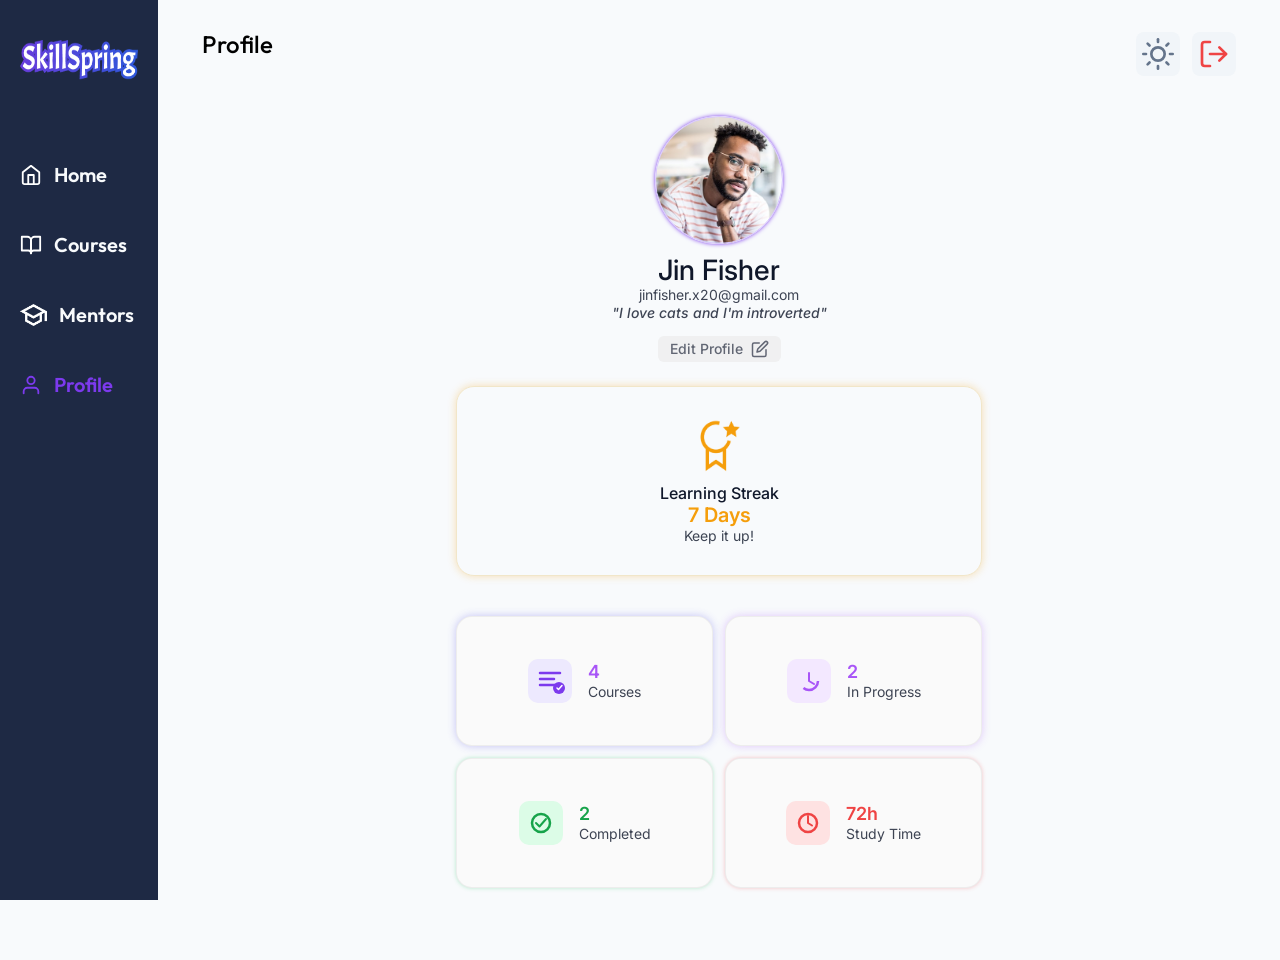
<file: Skill Spring/index.html>
<!DOCTYPE html>
<html lang="en">
<head>
  <meta charset="utf-8" />
  <meta name="viewport" content="width=device-width, initial-scale=1" />
  <title>SkillSpring - Profile</title>
  <link rel="preconnect" href="https://fonts.googleapis.com" />
  <link rel="preconnect" href="https://fonts.gstatic.com" crossorigin />
  <link href="https://fonts.googleapis.com/css2?family=Acme&family=Inter:ital,wght@0,400;0,500;0,600;1,400&family=Outfit:wght@500;600&display=swap" rel="stylesheet" />
  <link rel="stylesheet" href="index.css" />
 
</head>
<body>
  <div class="layout">

    <!-- Sidebar -->
    <aside class="sidebar">
      <div class="sidebar-inner">
        <div class="logo"><img src="SkillSpring.png" alt="SkillSpring logo" /></div>
        <nav aria-label="Sidebar navigation">
          <ul>
            <li>
              <button class="nav-btn" type="button">
                <svg width="22" height="22" viewBox="0 0 24 24" fill="none" stroke="#ffffff" stroke-width="2" stroke-linecap="round" stroke-linejoin="round">
                  <path d="M3 9l9-7 9 7v11a2 2 0 0 1-2 2H5a2 2 0 0 1-2-2z"/>
                  <polyline points="9 22 9 12 15 12 15 22"/>
                </svg>
                <span class="nav-label">Home</span>
              </button>
            </li>
            <li>
              <button class="nav-btn" type="button">
                <svg width="22" height="22" viewBox="0 0 24 24" fill="none" stroke="#ffffff" stroke-width="2" stroke-linecap="round" stroke-linejoin="round">
                  <path d="M2 3h6a4 4 0 0 1 4 4v14a3 3 0 0 0-3-3H2z"/>
                  <path d="M22 3h-6a4 4 0 0 0-4 4v14a3 3 0 0 1 3-3h7z"/>
                </svg>
                <span class="nav-label">Courses</span>
              </button>
            </li>
            <li>
              <button class="nav-btn" type="button">
               <img src="Vector.png" alt="Mentors icon" width="27" height="22" aria-hidden="true" />
                <span class="nav-label">Mentors</span>
              </button>
            </li>
            <li>
              <button class="nav-btn" type="button" aria-current="page">
                <svg width="22" height="22" viewBox="0 0 24 24" fill="none" stroke="#7c3aed" stroke-width="2" stroke-linecap="round" stroke-linejoin="round">
                  <path d="M20 21v-2a4 4 0 0 0-4-4H8a4 4 0 0 0-4 4v2"/>
                  <circle cx="12" cy="7" r="4"/>
                </svg>
                <span class="nav-label active">Profile</span>
              </button>
            </li>
          </ul>
        </nav>
      </div>
    </aside>

    <!-- Main content -->
    <main>
      <!-- Page header -->
      <header class="page-header">
        <h1 class="page-title">Profile</h1>
        <div class="header-icons">
          <button class="header-icon-btn" type="button" aria-label="Toggle theme">
            <svg width="32" height="32" viewBox="0 0 24 24" fill="none" stroke="#64748b" stroke-width="2" stroke-linecap="round" stroke-linejoin="round">
              <circle cx="12" cy="12" r="5"/>
              <line x1="12" y1="1" x2="12" y2="3"/>
              <line x1="12" y1="21" x2="12" y2="23"/>
              <line x1="4.22" y1="4.22" x2="5.64" y2="5.64"/>
              <line x1="18.36" y1="18.36" x2="19.78" y2="19.78"/>
              <line x1="1" y1="12" x2="3" y2="12"/>
              <line x1="21" y1="12" x2="23" y2="12"/>
              <line x1="4.22" y1="19.78" x2="5.64" y2="18.36"/>
              <line x1="18.36" y1="5.64" x2="19.78" y2="4.22"/>
            </svg>
          </button>
          <button class="header-icon-btn" type="button" aria-label="Logout">
            <svg width="32" height="32" viewBox="0 0 24 24" fill="none" stroke="#ef4444" stroke-width="2" stroke-linecap="round" stroke-linejoin="round">
              <path d="M9 21H5a2 2 0 0 1-2-2V5a2 2 0 0 1 2-2h4"/>
              <polyline points="16 17 21 12 16 7"/>
              <line x1="21" y1="12" x2="9" y2="12"/>
            </svg>
          </button>
        </div>
      </header>

      <!-- Profile section -->
      <section class="profile-section">
        <div class="profile-center">
          <div class="avatar" role="img" aria-label="Profile photo of Jin Fisher"></div>
          <div class="profile-info">
            <h2 class="profile-name">Jin Fisher</h2>
            <p class="profile-email">jinfisher.x20@gmail.com</p>
            <p class="profile-bio">"I love cats and I'm introverted"</p>
          </div>
        </div>

        <button class="edit-btn" type="button">
          <span>Edit Profile</span>
          <svg width="18" height="18" viewBox="0 0 24 24" fill="none" stroke="rgba(15,23,42,0.8)" stroke-width="2" stroke-linecap="round" stroke-linejoin="round">
            <path d="M11 4H4a2 2 0 0 0-2 2v14a2 2 0 0 0 2 2h14a2 2 0 0 0 2-2v-7"/>
            <path d="M18.5 2.5a2.121 2.121 0 0 1 3 3L12 15l-4 1 1-4 9.5-9.5z"/>
          </svg>
        </button>

        <!-- Streak card -->
        <div class="streak-card">
          <div class="streak-card-body">
            <img src="Screenshot 2026-05-16 172403.png" alt="Fire icon representing learning streak" width="42" height="54" aria-hidden="true" />
      
            <div class="streak-info">
              <p class="streak-label">Learning Streak</p>
              <p class="streak-value">7 Days</p>
              <p class="streak-sub">Keep it up!</p>
            </div>
          </div>
        </div>

        <!-- Stats -->
        <section class="stats-grid" aria-label="Profile statistics">

          <div class="stat-card stat-card--courses">
            <div class="stat-card-body">
              <div class="stat-inner">
                <svg class="stat-icon" viewBox="0 0 44 44" fill="none" xmlns="http://www.w3.org/2000/svg">
                  <rect width="44" height="44" rx="10" fill="#ede9fe"/>
                  <path d="M12 14h20M12 20h14M12 26h16" stroke="#7c3aed" stroke-width="2.5" stroke-linecap="round"/>
                  <circle cx="31" cy="29" r="6" fill="#7c3aed"/>
                  <path d="M29 29l1.5 1.5L34 26.5" stroke="white" stroke-width="1.5" stroke-linecap="round" stroke-linejoin="round"/>
                </svg>
                <div class="stat-text">
                  <span class="stat-value stat-value--courses">4</span>
                  <span class="stat-label">Courses</span>
                </div>
              </div>
            </div>
          </div>

          <div class="stat-card stat-card--progress">
            <div class="stat-card-body">
              <div class="stat-inner">
                <svg class="stat-icon" viewBox="0 0 44 44" fill="none" xmlns="http://www.w3.org/2000/svg">
                  <rect width="44" height="44" rx="10" fill="#f3e8ff"/>
                  <circle cx="22" cy="22" r="9" stroke="#a855f7" stroke-width="2.5" fill="none" stroke-dasharray="20 37"/>
                  <path d="M22 14v8l5 3" stroke="#a855f7" stroke-width="2" stroke-linecap="round" stroke-linejoin="round"/>
                </svg>
                <div class="stat-text">
                  <span class="stat-value stat-value--progress">2</span>
                  <span class="stat-label">In Progress</span>
                </div>
              </div>
            </div>
          </div>

          <div class="stat-card stat-card--done">
            <div class="stat-card-body">
              <div class="stat-inner">
                <svg class="stat-icon" viewBox="0 0 44 44" fill="none" xmlns="http://www.w3.org/2000/svg">
                  <rect width="44" height="44" rx="10" fill="#dcfce7"/>
                  <circle cx="22" cy="22" r="9" stroke="#16a34a" stroke-width="2.5" fill="none"/>
                  <path d="M17 22l3.5 3.5L27 18" stroke="#16a34a" stroke-width="2" stroke-linecap="round" stroke-linejoin="round"/>
                </svg>
                <div class="stat-text">
                  <span class="stat-value stat-value--done">2</span>
                  <span class="stat-label">Completed</span>
                </div>
              </div>
            </div>
          </div>

          <div class="stat-card stat-card--time">
            <div class="stat-card-body">
              <div class="stat-inner">
                <svg class="stat-icon" viewBox="0 0 44 44" fill="none" xmlns="http://www.w3.org/2000/svg">
                  <rect width="44" height="44" rx="10" fill="#fee2e2"/>
                  <circle cx="22" cy="22" r="9" stroke="#ef4444" stroke-width="2.5" fill="none"/>
                  <path d="M22 15v7l4 2.5" stroke="#ef4444" stroke-width="2" stroke-linecap="round" stroke-linejoin="round"/>
                </svg>
                <div class="stat-text">
                  <span class="stat-value stat-value--time">72h</span>
                  <span class="stat-label">Study Time</span>
                </div>
              </div>
            </div>
          </div>

        </section>
      </section>
    </main>

  </div>
</body>
</html>
</file>
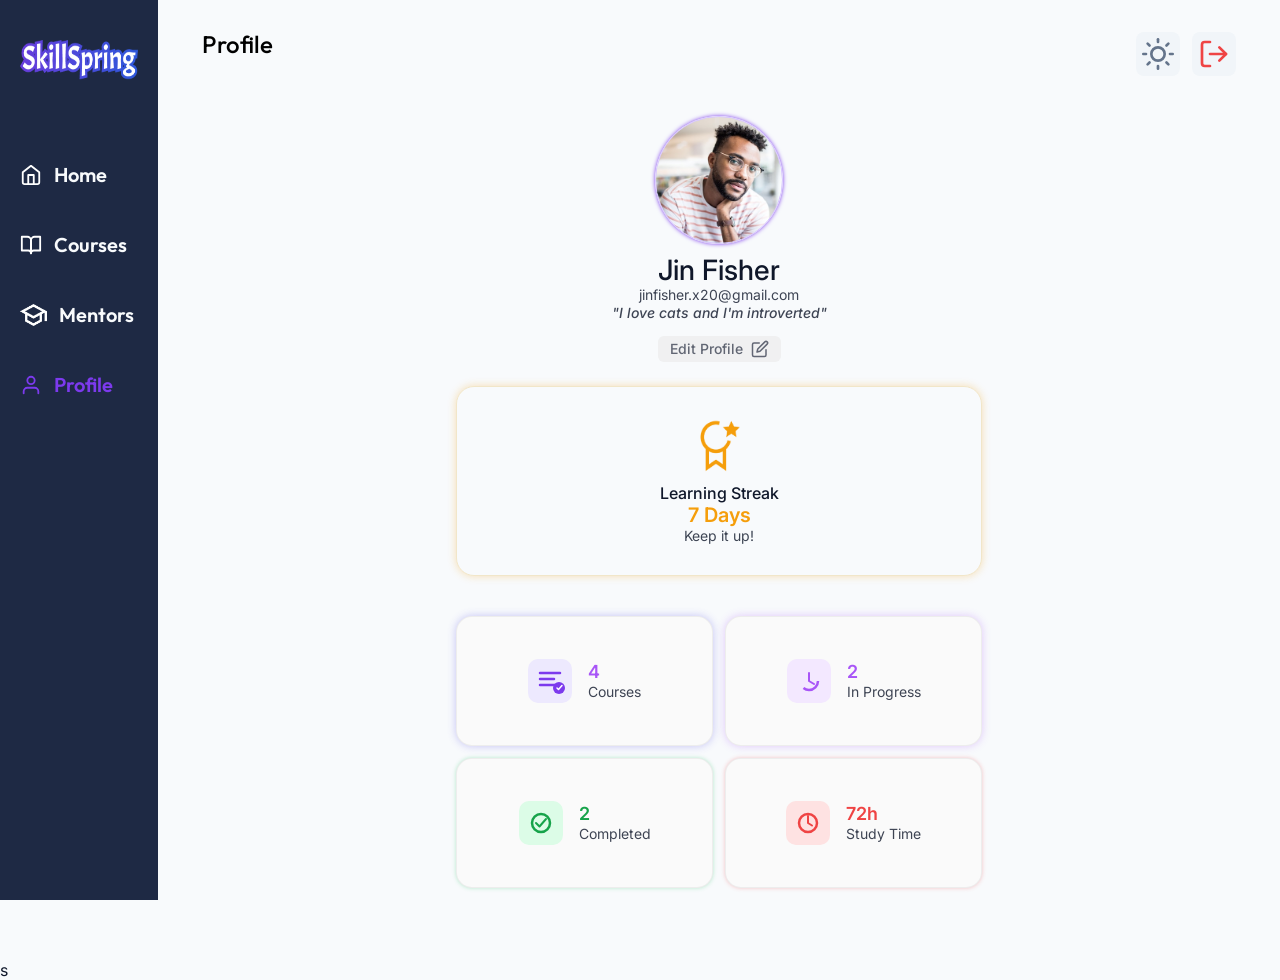
<file: Skill_Spring_tmf/profile.html>
<!DOCTYPE html>
<html lang="en">
<head>
  <meta charset="utf-8" />
  <meta name="viewport" content="width=device-width, initial-scale=1" />
  <title>SkillSpring - Profile</title>
  <link rel="preconnect" href="https://fonts.googleapis.com" />
  <link rel="preconnect" href="https://fonts.gstatic.com" crossorigin />
  <link href="https://fonts.googleapis.com/css2?family=Acme&family=Inter:ital,wght@0,400;0,500;0,600;1,400&family=Outfit:wght@500;600&display=swap" rel="stylesheet" />
  <link rel="stylesheet" href="profile.css" />
 
</head>
<body>
  <div class="layout">

    <!-- Sidebar -->
    <aside class="sidebar">
      <div class="sidebar-inner">
        <div class="logo"><img src="SkillSpring.png" alt="SkillSpring logo" /></div>
        <nav aria-label="Sidebar navigation">
          <ul>
            <li>
              <button class="nav-btn" type="button">
                <svg width="22" height="22" viewBox="0 0 24 24" fill="none" stroke="#ffffff" stroke-width="2" stroke-linecap="round" stroke-linejoin="round">
                  <path d="M3 9l9-7 9 7v11a2 2 0 0 1-2 2H5a2 2 0 0 1-2-2z"/>
                  <polyline points="9 22 9 12 15 12 15 22"/>
                </svg>
                <span class="nav-label">Home</span>
              </button>
            </li>
            <li>
              <button onclick="location.href='discover.html'" class="nav-btn" type="button">
                <svg width="22" height="22" viewBox="0 0 24 24" fill="none" stroke="#ffffff" stroke-width="2" stroke-linecap="round" stroke-linejoin="round">
                  <path d="M2 3h6a4 4 0 0 1 4 4v14a3 3 0 0 0-3-3H2z"/>
                  <path d="M22 3h-6a4 4 0 0 0-4 4v14a3 3 0 0 1 3-3h7z"/>
                </svg>
                <span class="nav-label">Courses</span>
              </button>
            </li>
            <li>
              <button onclick="location.href='view-mentor.html'" class="nav-btn" type="button">
               <img src="Vector.png" alt="Mentors icon" width="27" height="22" aria-hidden="true" />
                <span class="nav-label">Mentors</span>
              </button>
            </li>
            <li>
              <button class="nav-btn" type="button" aria-current="page">
                <svg width="22" height="22" viewBox="0 0 24 24" fill="none" stroke="#7c3aed" stroke-width="2" stroke-linecap="round" stroke-linejoin="round">
                  <path d="M20 21v-2a4 4 0 0 0-4-4H8a4 4 0 0 0-4 4v2"/>
                  <circle cx="12" cy="7" r="4"/>
                </svg>
                <span class="nav-label active">Profile</span>
              </button>
            </li>
          </ul>
        </nav>
      </div>
    </aside>

    <!-- Main content -->
    <main>
      <!-- Page header -->
      <header class="page-header">
        <h1 class="page-title">Profile</h1>
        <div class="header-icons">
          <button class="header-icon-btn" type="button" aria-label="Toggle theme">
            <svg width="32" height="32" viewBox="0 0 24 24" fill="none" stroke="#64748b" stroke-width="2" stroke-linecap="round" stroke-linejoin="round">
              <circle cx="12" cy="12" r="5"/>
              <line x1="12" y1="1" x2="12" y2="3"/>
              <line x1="12" y1="21" x2="12" y2="23"/>
              <line x1="4.22" y1="4.22" x2="5.64" y2="5.64"/>
              <line x1="18.36" y1="18.36" x2="19.78" y2="19.78"/>
              <line x1="1" y1="12" x2="3" y2="12"/>
              <line x1="21" y1="12" x2="23" y2="12"/>
              <line x1="4.22" y1="19.78" x2="5.64" y2="18.36"/>
              <line x1="18.36" y1="5.64" x2="19.78" y2="4.22"/>
            </svg>
          </button>
          <button class="header-icon-btn" type="button" aria-label="Logout">
            <svg width="32" height="32" viewBox="0 0 24 24" fill="none" stroke="#ef4444" stroke-width="2" stroke-linecap="round" stroke-linejoin="round">
              <path d="M9 21H5a2 2 0 0 1-2-2V5a2 2 0 0 1 2-2h4"/>
              <polyline points="16 17 21 12 16 7"/>
              <line x1="21" y1="12" x2="9" y2="12"/>
            </svg>
          </button>
        </div>
      </header>

      <!-- Profile section -->
      <section class="profile-section">
        <div class="profile-center">
          <div class="avatar" role="img" aria-label="Profile photo of Jin Fisher"></div>
          <div class="profile-info">
            <h2 class="profile-name">Jin Fisher</h2>
            <p class="profile-email">jinfisher.x20@gmail.com</p>
            <p class="profile-bio">"I love cats and I'm introverted"</p>
          </div>
        </div>

        <button class="edit-btn" type="button">
          <span>Edit Profile</span>
          <svg width="18" height="18" viewBox="0 0 24 24" fill="none" stroke="rgba(15,23,42,0.8)" stroke-width="2" stroke-linecap="round" stroke-linejoin="round">
            <path d="M11 4H4a2 2 0 0 0-2 2v14a2 2 0 0 0 2 2h14a2 2 0 0 0 2-2v-7"/>
            <path d="M18.5 2.5a2.121 2.121 0 0 1 3 3L12 15l-4 1 1-4 9.5-9.5z"/>
          </svg>
        </button>

        <!-- Streak card -->
        <div class="streak-card">
          <div class="streak-card-body">
            <img src="Screenshot 2026-05-16 172403.png" alt="Fire icon representing learning streak" width="42" height="54" aria-hidden="true" />
      
            <div class="streak-info">
              <p class="streak-label">Learning Streak</p>
              <p class="streak-value">7 Days</p>
              <p class="streak-sub">Keep it up!</p>
            </div>
          </div>
        </div>

        <!-- Stats -->
        <section class="stats-grid" aria-label="Profile statistics">

          <div class="stat-card stat-card--courses">
            <div class="stat-card-body">
              <div class="stat-inner">
                <svg class="stat-icon" viewBox="0 0 44 44" fill="none" xmlns="http://www.w3.org/2000/svg">
                  <rect width="44" height="44" rx="10" fill="#ede9fe"/>
                  <path d="M12 14h20M12 20h14M12 26h16" stroke="#7c3aed" stroke-width="2.5" stroke-linecap="round"/>
                  <circle cx="31" cy="29" r="6" fill="#7c3aed"/>
                  <path d="M29 29l1.5 1.5L34 26.5" stroke="white" stroke-width="1.5" stroke-linecap="round" stroke-linejoin="round"/>
                </svg>
                <div class="stat-text">
                  <span class="stat-value stat-value--courses">4</span>
                  <span class="stat-label">Courses</span>
                </div>
              </div>
            </div>
          </div>

          <div class="stat-card stat-card--progress">
            <div class="stat-card-body">
              <div class="stat-inner">
                <svg class="stat-icon" viewBox="0 0 44 44" fill="none" xmlns="http://www.w3.org/2000/svg">
                  <rect width="44" height="44" rx="10" fill="#f3e8ff"/>
                  <circle cx="22" cy="22" r="9" stroke="#a855f7" stroke-width="2.5" fill="none" stroke-dasharray="20 37"/>
                  <path d="M22 14v8l5 3" stroke="#a855f7" stroke-width="2" stroke-linecap="round" stroke-linejoin="round"/>
                </svg>
                <div class="stat-text">
                  <span class="stat-value stat-value--progress">2</span>
                  <span class="stat-label">In Progress</span>
                </div>
              </div>
            </div>
          </div>

          <div class="stat-card stat-card--done">
            <div class="stat-card-body">
              <div class="stat-inner">
                <svg class="stat-icon" viewBox="0 0 44 44" fill="none" xmlns="http://www.w3.org/2000/svg">
                  <rect width="44" height="44" rx="10" fill="#dcfce7"/>
                  <circle cx="22" cy="22" r="9" stroke="#16a34a" stroke-width="2.5" fill="none"/>
                  <path d="M17 22l3.5 3.5L27 18" stroke="#16a34a" stroke-width="2" stroke-linecap="round" stroke-linejoin="round"/>
                </svg>
                <div class="stat-text">
                  <span class="stat-value stat-value--done">2</span>
                  <span class="stat-label">Completed</span>
                </div>
              </div>
            </div>
          </div>

          <div class="stat-card stat-card--time">
            <div class="stat-card-body">
              <div class="stat-inner">
                <svg class="stat-icon" viewBox="0 0 44 44" fill="none" xmlns="http://www.w3.org/2000/svg">
                  <rect width="44" height="44" rx="10" fill="#fee2e2"/>
                  <circle cx="22" cy="22" r="9" stroke="#ef4444" stroke-width="2.5" fill="none"/>
                  <path d="M22 15v7l4 2.5" stroke="#ef4444" stroke-width="2" stroke-linecap="round" stroke-linejoin="round"/>
                </svg>
                <div class="stat-text">
                  <span class="stat-value stat-value--time">72h</span>
                  <span class="stat-label">Study Time</span>
                </div>
              </div>
            </div>
          </div>

        </section>
      </section>
    </main>

  </div>
</body>
</html>
s
</file>
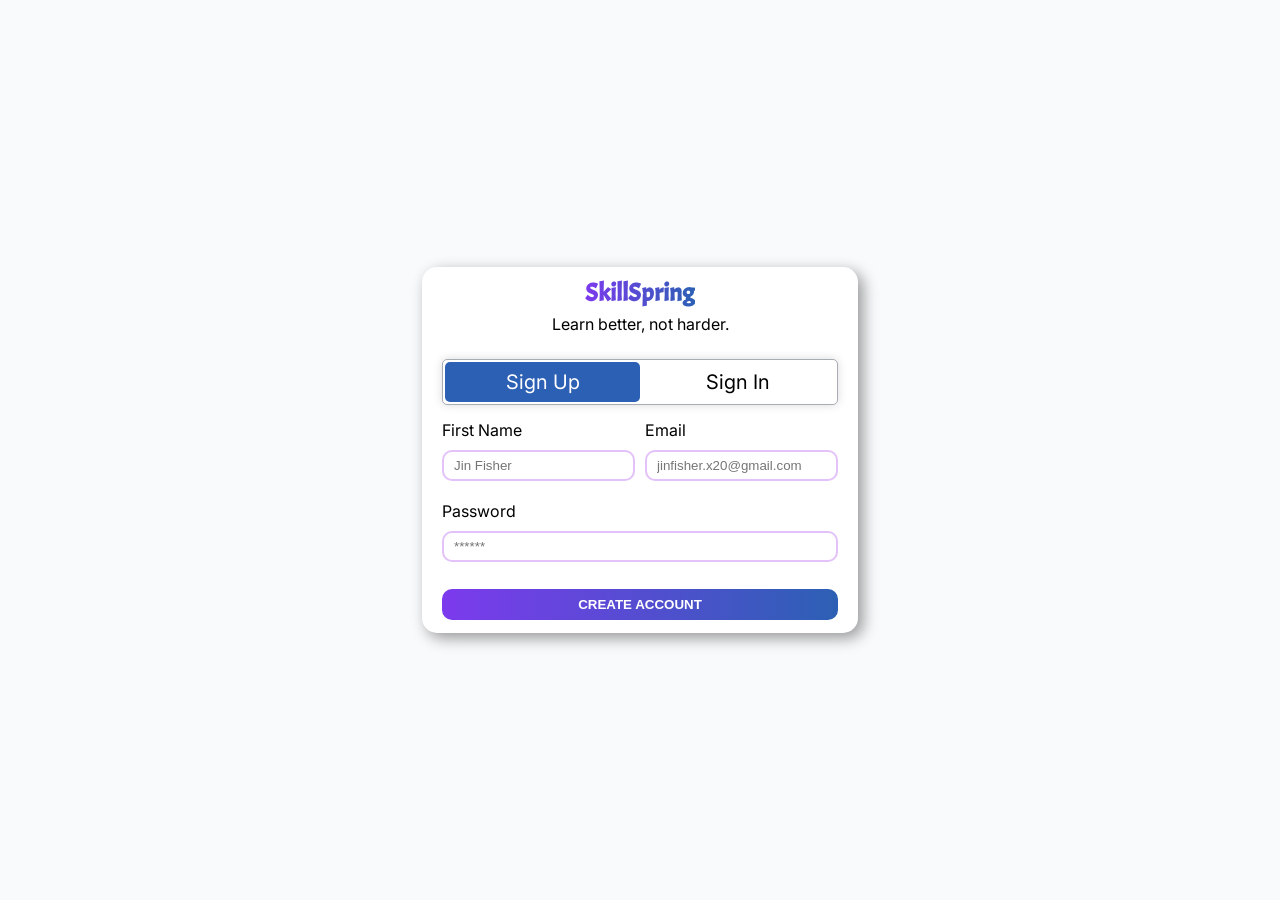
<file: Skill_Spring_tmf/signin-signup.html>
<!DOCTYPE html>
<html lang="en">
<head>
  <meta charset="UTF-8">
  <meta name="viewport" content="width=device-width, initial-scale=1.0">
  <link rel="stylesheet" href="https://fonts.googleapis.com/icon?family=Material+Icons">
  <link href="https://fonts.googleapis.com/css2?family=Outfit:wght@300;400;500;600;700&display=swap" rel="stylesheet">
  <link href="https://fonts.googleapis.com/css2?family=Inter:wght@300;400;500;600;700&display=swap" rel="stylesheet">
  <link href="https://fonts.googleapis.com/css2?family=Acme:wght@300;400;500;600;700&display=swap" rel="stylesheet">
  <link rel="stylesheet" href="signin-signup.css">
  <title>Sign Up / Sign In</title>
</head>
<body>
  <div class="sign-con">
    <div class="sign-up-in-header">
      <h1 class="con-header">SkillSpring</h1>
      <p class="con-text">Learn better, not harder.</p>
    </div>

    <div class="sign-up-toggle-con">
      <div class="sign-up-toggle active" id="sign-up-toggle">Sign Up</div>
      <div class="sign-in-toggle" id="sign-in-toggle">Sign In</div>
    </div>

    <div class="sign-up-in-content">
      
      <!-- Sign Up Form -->
      <form id="sign-up" class="active">
        <div class="nae-form-data-con">
          <div class="form-data-alt">
            <div class="data">
              <label for="signup-firstname">First Name</label>
              <input type="text" id="signup-firstname" class="input" placeholder="Jin Fisher">
              <span class="errors" id="signup-name-error"></span>
            </div>
            <div class="data">
              <label for="signup-email">Email</label>
              <input type="email" id="signup-email" class="input" placeholder="jinfisher.x20@gmail.com">
              <span class="errors" id="signup-email-error"></span>
            </div>
          </div>
        </div>

        <div class="form-data">
          <label for="signup-password">Password</label>
          <input type="password" id="signup-password" class="input" placeholder="******">
          <span class="errors" id="signup-password-error"></span>
        </div>

        <div class="form-data">
          <button type="button" class="submit-btn" id="submitSignup">CREATE ACCOUNT</button>
        </div>
      </form>

      <!-- Sign In Form -->
      <form id="sign-in" class="sign-in-form">
        <div class="form-data">
          <label for="signin-email">Email</label>
          <input type="email" id="signin-email" class="input" placeholder="jinfisher.x20@gmail.com">
          <span class="errors" id="signin-email-error"></span>
        </div>

        <div class="form-data">
          <label for="signin-password">Password</label>
          <input type="password" id="signin-password" class="input" placeholder="******">
          <span class="errors" id="signin-password-error"></span>
        </div>

        <div class="form-data">
          <button onclick="location.href='profile.html'" type="button" class="submit-btn" id="submitSignin">SIGN IN</button>
        </div>
      </form>

    </div>
  </div>

  <script src="signin-signup.js"></script>
</body>
</html>
</file>
<file: Skill Spring/index.css>
*{
      box-sizing: border-box;
      margin: 0;
      padding: 0;
    }

    :root {
      --accent-2: rgba(22, 163, 74, 1);
      --functional-color-1: rgba(239, 68, 68, 1);
      --functional-color-2: rgba(245, 158, 11, 1);
      --light-bg: rgba(248, 250, 252, 1);
      --primary-2: rgba(168, 85, 247, 1);
      --primary-color: rgba(124, 58, 237, 1);
      --secondary-accent: rgba(168, 85, 247, 1);
      --dark-text: rgba(15, 23, 42, 1);
      --dark: rgba(15, 23, 42, 1);
      --nav-bg: #1e2944;
      --sidebar-width: 158px;
    }

    body {
      min-height: 100vh;
      background-color: var(--light-bg);
      font-family: 'Inter', Helvetica, sans-serif;
      color: var(--dark-text);
    }

    /* ── Layout ── */
    .layout {
      display: flex;
      min-height: 100vh;
    }

    /* ── Sidebar ── */
    .sidebar {
      position: sticky;
      top: 0;
      height: 100vh;
      width: var(--sidebar-width);
      flex-shrink: 0;
      background-color: var(--nav-bg);
      display: flex;
      flex-direction: column;
      align-items: center;
      padding: 40px 20px;
    }

    .sidebar-inner {
      display: flex;
      flex-direction: column;
      width: 100%;
      height: 100%;
    }

    .logo img {
    width: 100%;
    height: 2.5em;
    }

    nav {
      margin-top: 80px;
    }

    nav ul {
      list-style: none;
      display: flex;
      flex-direction: column;
      gap: 48px;
    }

    .nav-btn {
      display: flex;
      align-items: center;
      gap: 12px;
      background: none;
      border: none;
      cursor: pointer;
      width: 100%;
      text-align: left;
      padding: 0;
    }

    .nav-label {
      font-family: 'Outfit', Helvetica, sans-serif;
      font-size: 20px;
      font-weight: 600;
      line-height: 1;
      color: var(--light-bg);
    }

    .nav-label.active {
      color: var(--primary-color);
    }

    /* ── Main ── */
    main {
      flex: 1;
      padding: 32px 44px;
    }

    .page-header {
      display: flex;
      align-items: flex-start;
      justify-content: space-between;
      max-width: 1040px;
      margin: 0 auto;
    }

    .page-title {
      font-family: 'Outfit', Helvetica, sans-serif;
      font-size: 24px;
      font-weight: 500;
      line-height: 1;
      color: black;
    }

    .header-icons {
      display: flex;
      gap: 12px;
      align-items: center;
    }

    .header-icon-btn {
      display: flex;
      align-items: center;
      justify-content: center;
      width: 44px;
      height: 44px;
      background-color: #f1f5f9;
      border: none;
      border-radius: 8px;
      cursor: pointer;
      transition: background-color 0.2s ease, opacity 0.2s ease;
    }

    .header-icon-btn:hover {
      background-color: #e2e8f0;
      opacity: 0.9;
    }

    .header-icon-btn:active {
      background-color: #cbd5e1;
    }

    /* ── Profile ── */
    .profile-section {
      display: flex;
      flex-direction: column;
      align-items: center;
      max-width: 1040px;
      margin: 40px auto 0;
    }

    .profile-center {
      display: flex;
      flex-direction: column;
      align-items: center;
    }

    .avatar {
      width: 128px;
      height: 128px;
      border-radius: 50%;
      border: 1px solid #d8c7ff;
      box-shadow: 0 0 4px rgba(124, 58, 237, 1);
      background: url('08a4e827fa78a3ec8ce46af88f2931e23610ce2d.jpg') 50% 50% / cover no-repeat;
      flex-shrink: 0;
    }

    .profile-info {
      display: flex;
      flex-direction: column;
      align-items: center;
      gap: 4px;
      margin-top: 12px;
    }

    .profile-name {
      font-family: 'Inter', Helvetica, sans-serif;
      font-size: 28px;
      font-weight: 500;
      line-height: 1;
      color: var(--dark-text);
    }

    .profile-email,
    .profile-bio {
      font-family: 'Inter', Helvetica, sans-serif;
      font-size: 14px;
      line-height: 1;
      color: var(--dark-text);
      opacity: 0.8;
    }

    .profile-bio {
      font-weight: 500;
      font-style: italic;
    }

    /* ── Edit button ── */
    .edit-btn {
      display: inline-flex;
      align-items: center;
      justify-content: center;
      gap: 8px;
      margin-top: 16px;
      padding: 4px 12px;
      background-color: #eeeeee;
      border: none;
      border-radius: 6px;
      cursor: pointer;
      opacity: 0.8;
      transition: background-color 0.15s ease, opacity 0.15s ease;
    }

    .edit-btn:hover {
      background-color: #e6e6e6;
      opacity: 1;
    }

    .edit-btn span {
      font-family: 'Inter', Helvetica, sans-serif;
      font-size: 14px;
      font-weight: 500;
      line-height: 1;
      color: var(--dark);
      opacity: 0.8;
    }

    /* ── Streak card ── */
    .streak-card {
      margin-top: 24px;
      width: 100%;
      max-width: 526px;
      border-radius: 18px;
      border: 1px solid #f1e6c9;
      background-color: var(--light-bg);
      box-shadow: 0 0 8px rgba(245, 158, 11, 0.3);
      position: relative;
      overflow: hidden;
    }

    .streak-card-body {
      display: flex;
      flex-direction: column;
      align-items: center;
      justify-content: center;
      padding: 32px 24px;
       position: relative;
    }

    .streak-info {
      display: flex;
      flex-direction: column;
      align-items: center;
      gap: 4px;
      margin-top: 12px;
    }

    .streak-label {
      font-family: 'Inter', Helvetica, sans-serif;
      font-size: 16px;
      font-weight: 500;
      line-height: 1;
      color: var(--dark-text);
    }

    .streak-value {
      font-family: 'Inter', Helvetica, sans-serif;
      font-size: 20px;
      font-weight: 600;
      line-height: 1;
      color: var(--functional-color-2);
    }

    .streak-sub {
      font-family: 'Inter', Helvetica, sans-serif;
      font-size: 14px;
      font-weight: 400;
      line-height: 1;
      color: var(--dark-text);
      opacity: 0.8;
    }

    /* ── Stats grid ── */
    .stats-grid {
      margin-top: 40px;
      display: grid;
      grid-template-columns: 1fr;
      gap: 12px;
      width: 100%;
      max-width: 526px;
      padding-bottom: 40px;
    }

    @media (min-width: 640px) {
      .stats-grid { grid-template-columns: 1fr 1fr; }
    }

    .stat-card {
      border-radius: 16px;
      border: 1px solid rgba(0,0,0,0.05);
      background-color: #fafafa;
    }

    .stat-card--courses  { box-shadow: 0 0 8px rgba(79, 70, 229, 0.3); }
    .stat-card--progress { box-shadow: 0 0 8px rgba(168, 85, 247, 0.3); }
    .stat-card--done     { box-shadow: 0 0 4px rgba(34, 197, 94, 0.3); }
    .stat-card--time     { box-shadow: 0 0 4px rgba(239, 68, 68, 0.3); }

    .stat-card-body {
      display: flex;
      align-items: center;
      justify-content: center;
      min-height: 128px;
      padding: 24px;
     
    }

    .stat-inner {
      display: flex;
      align-items: center;
      gap: 16px;
    }

    .stat-icon {
      width: 44px;
      height: 44px;
      flex-shrink: 0;
    }

    .stat-text {
      display: flex;
      flex-direction: column;
      align-items: flex-start;
      gap: 4px;
    }

    .stat-value {
      font-family: 'Inter', Helvetica, sans-serif;
      font-size: 18px;
      font-weight: 600;
      line-height: 1;
    }

    .stat-value--courses  { color: var(--primary-2); }
    .stat-value--progress { color: var(--secondary-accent); }
    .stat-value--done     { color: var(--accent-2); }
    .stat-value--time     { color: var(--functional-color-1); }

    .stat-label {
      font-family: 'Inter', Helvetica, sans-serif;
      font-size: 14px;
      font-weight: 400;
      line-height: 1;
      color: var(--dark-text);
      opacity: 0.8;
    }
    .star{
      position: absolute;
      top: 1.6em;
      right: 14.7em;
    }
@media (max-width: 480px) {
      .sidebar{
         width: 75%;
         height: 2.8em;
         position: fixed;
         top: 90vh;
         left:3.5em;
        display: flex;
        padding: 0;
        border-radius: 18px;
        box-shadow: 2px 2px 18px rgba(0, 0, 0, 0.5);
        border: 3px solid black;
      }
       .sidebar-inner {
      display: flex;
      justify-content: center;
      padding: 0;
      width: 75%;
    }
     nav ul {
      padding: 0.5em;
      padding-left:0;
      padding-top: 0em;
      z-index: 1000;
      display: flex;
      gap: 24%;
      flex-direction: row;
      justify-content: space-between;
      margin-top: 0;
      transform: translateY(-78%);
     
      font-size: 2em;

     }
   
      .nav-label{
        display: none;
      }
      .logo img{
        display : none;
      }
    }
</file>
<file: Skill_Spring_tmf/profile.css>
*{
      box-sizing: border-box;
      margin: 0;
      padding: 0;
    }

    :root {
      --accent-2: rgba(22, 163, 74, 1);
      --functional-color-1: rgba(239, 68, 68, 1);
      --functional-color-2: rgba(245, 158, 11, 1);
      --light-bg: rgba(248, 250, 252, 1);
      --primary-2: rgba(168, 85, 247, 1);
      --primary-color: rgba(124, 58, 237, 1);
      --secondary-accent: rgba(168, 85, 247, 1);
      --dark-text: rgba(15, 23, 42, 1);
      --dark: rgba(15, 23, 42, 1);
      --nav-bg: #1e2944;
      --sidebar-width: 158px;
    }

    body {
      min-height: 100vh;
      background-color: var(--light-bg);
      font-family: 'Inter', Helvetica, sans-serif;
      color: var(--dark-text);
    }

    /* ── Layout ── */
    .layout {
      display: flex;
      min-height: 100vh;
    }

    /* ── Sidebar ── */
    .sidebar {
      position: sticky;
      top: 0;
      height: 100vh;
      width: var(--sidebar-width);
      flex-shrink: 0;
      background-color: var(--nav-bg);
      display: flex;
      flex-direction: column;
      align-items: center;
      padding: 40px 20px;
    }

    .sidebar-inner {
      display: flex;
      flex-direction: column;
      width: 100%;
      height: 100%;
    }

    .logo img {
    width: 100%;
    height: 2.5em;
    }

    nav {
      margin-top: 80px;
    }

    nav ul {
      list-style: none;
      display: flex;
      flex-direction: column;
      gap: 48px;
    }

    .nav-btn {
      display: flex;
      align-items: center;
      gap: 12px;
      background: none;
      border: none;
      cursor: pointer;
      width: 100%;
      text-align: left;
      padding: 0;
    }

    .nav-label {
      font-family: 'Outfit', Helvetica, sans-serif;
      font-size: 20px;
      font-weight: 600;
      line-height: 1;
      color: var(--light-bg);
    }

    .nav-label.active {
      color: var(--primary-color);
    }

    /* ── Main ── */
    main {
      flex: 1;
      padding: 32px 44px;
    }

    .page-header {
      display: flex;
      align-items: flex-start;
      justify-content: space-between;
      max-width: 1040px;
      margin: 0 auto;
    }

    .page-title {
      font-family: 'Outfit', Helvetica, sans-serif;
      font-size: 24px;
      font-weight: 500;
      line-height: 1;
      color: black;
    }

    .header-icons {
      display: flex;
      gap: 12px;
      align-items: center;
    }

    .header-icon-btn {
      display: flex;
      align-items: center;
      justify-content: center;
      width: 44px;
      height: 44px;
      background-color: #f1f5f9;
      border: none;
      border-radius: 8px;
      cursor: pointer;
      transition: background-color 0.2s ease, opacity 0.2s ease;
    }

    .header-icon-btn:hover {
      background-color: #e2e8f0;
      opacity: 0.9;
    }

    .header-icon-btn:active {
      background-color: #cbd5e1;
    }

    /* ── Profile ── */
    .profile-section {
      display: flex;
      flex-direction: column;
      align-items: center;
      max-width: 1040px;
      margin: 40px auto 0;
    }

    .profile-center {
      display: flex;
      flex-direction: column;
      align-items: center;
    }

    .avatar {
      width: 128px;
      height: 128px;
      border-radius: 50%;
      border: 1px solid #d8c7ff;
      box-shadow: 0 0 4px rgba(124, 58, 237, 1);
      background: url('08a4e827fa78a3ec8ce46af88f2931e23610ce2d.jpg') 50% 50% / cover no-repeat;
      flex-shrink: 0;
    }

    .profile-info {
      display: flex;
      flex-direction: column;
      align-items: center;
      gap: 4px;
      margin-top: 12px;
    }

    .profile-name {
      font-family: 'Inter', Helvetica, sans-serif;
      font-size: 28px;
      font-weight: 500;
      line-height: 1;
      color: var(--dark-text);
    }

    .profile-email,
    .profile-bio {
      font-family: 'Inter', Helvetica, sans-serif;
      font-size: 14px;
      line-height: 1;
      color: var(--dark-text);
      opacity: 0.8;
    }

    .profile-bio {
      font-weight: 500;
      font-style: italic;
    }

    /* ── Edit button ── */
    .edit-btn {
      display: inline-flex;
      align-items: center;
      justify-content: center;
      gap: 8px;
      margin-top: 16px;
      padding: 4px 12px;
      background-color: #eeeeee;
      border: none;
      border-radius: 6px;
      cursor: pointer;
      opacity: 0.8;
      transition: background-color 0.15s ease, opacity 0.15s ease;
    }

    .edit-btn:hover {
      background-color: #e6e6e6;
      opacity: 1;
    }

    .edit-btn span {
      font-family: 'Inter', Helvetica, sans-serif;
      font-size: 14px;
      font-weight: 500;
      line-height: 1;
      color: var(--dark);
      opacity: 0.8;
    }

    /* ── Streak card ── */
    .streak-card {
      margin-top: 24px;
      width: 100%;
      max-width: 526px;
      border-radius: 18px;
      border: 1px solid #f1e6c9;
      background-color: var(--light-bg);
      box-shadow: 0 0 8px rgba(245, 158, 11, 0.3);
      position: relative;
      overflow: hidden;
    }

    .streak-card-body {
      display: flex;
      flex-direction: column;
      align-items: center;
      justify-content: center;
      padding: 32px 24px;
       position: relative;
    }

    .streak-info {
      display: flex;
      flex-direction: column;
      align-items: center;
      gap: 4px;
      margin-top: 12px;
    }

    .streak-label {
      font-family: 'Inter', Helvetica, sans-serif;
      font-size: 16px;
      font-weight: 500;
      line-height: 1;
      color: var(--dark-text);
    }

    .streak-value {
      font-family: 'Inter', Helvetica, sans-serif;
      font-size: 20px;
      font-weight: 600;
      line-height: 1;
      color: var(--functional-color-2);
    }

    .streak-sub {
      font-family: 'Inter', Helvetica, sans-serif;
      font-size: 14px;
      font-weight: 400;
      line-height: 1;
      color: var(--dark-text);
      opacity: 0.8;
    }

    /* ── Stats grid ── */
    .stats-grid {
      margin-top: 40px;
      display: grid;
      grid-template-columns: 1fr;
      gap: 12px;
      width: 100%;
      max-width: 526px;
      padding-bottom: 40px;
    }

    @media (min-width: 640px) {
      .stats-grid { grid-template-columns: 1fr 1fr; }
    }

    .stat-card {
      border-radius: 16px;
      border: 1px solid rgba(0,0,0,0.05);
      background-color: #fafafa;
    }

    .stat-card--courses  { box-shadow: 0 0 8px rgba(79, 70, 229, 0.3); }
    .stat-card--progress { box-shadow: 0 0 8px rgba(168, 85, 247, 0.3); }
    .stat-card--done     { box-shadow: 0 0 4px rgba(34, 197, 94, 0.3); }
    .stat-card--time     { box-shadow: 0 0 4px rgba(239, 68, 68, 0.3); }

    .stat-card-body {
      display: flex;
      align-items: center;
      justify-content: center;
      min-height: 128px;
      padding: 24px;
     
    }

    .stat-inner {
      display: flex;
      align-items: center;
      gap: 16px;
    }

    .stat-icon {
      width: 44px;
      height: 44px;
      flex-shrink: 0;
    }

    .stat-text {
      display: flex;
      flex-direction: column;
      align-items: flex-start;
      gap: 4px;
    }

    .stat-value {
      font-family: 'Inter', Helvetica, sans-serif;
      font-size: 18px;
      font-weight: 600;
      line-height: 1;
    }

    .stat-value--courses  { color: var(--primary-2); }
    .stat-value--progress { color: var(--secondary-accent); }
    .stat-value--done     { color: var(--accent-2); }
    .stat-value--time     { color: var(--functional-color-1); }

    .stat-label {
      font-family: 'Inter', Helvetica, sans-serif;
      font-size: 14px;
      font-weight: 400;
      line-height: 1;
      color: var(--dark-text);
      opacity: 0.8;
    }
    .star{
      position: absolute;
      top: 1.6em;
      right: 14.7em;
    }
@media (max-width: 480px) {
      .sidebar{
         width: 75%;
         height: 2.8em;
         position: fixed;
         top: 90vh;
         left:3.5em;
        display: flex;
        padding: 0;
        border-radius: 18px;
        box-shadow: 2px 2px 18px rgba(0, 0, 0, 0.5);
        border: 3px solid black;
      }
       .sidebar-inner {
      display: flex;
      justify-content: center;
      padding: 0;
      width: 75%;
    }
     nav ul {
      padding: 0.5em;
      padding-left:0;
      padding-top: 0em;
      z-index: 1000;
      display: flex;
      gap: 24%;
      flex-direction: row;
      justify-content: space-between;
      margin-top: 0;
      transform: translateY(-78%);
     
      font-size: 2em;

     }
   
      .nav-label{
        display: none;
      }
      .logo img{
        display : none;
      }
    }
</file>
<file: Skill_Spring_tmf/signin-signup.css>
* {
  margin: 0;
  padding: 0;
  box-sizing: border-box;
}

:root {
  --my-gradient-color: linear-gradient(90deg, #7C3AED 0%, #2c60b4 100%);
  --header-font: outfit, sans-serif;
  --tag-line-color: black;
  --active-tab: #2c60b4;
  --inactive-tab: #6B7280;
  --active-border: #7C3AED;
}

body {
  font-family: 'Inter', sans-serif;
  min-height: 100vh;
  margin: 0;
  display: flex;
  justify-content: center;
  align-items: center;
  background-color: #f9fafb;
}

/* Sign In/Sign Up Container */
.sign-con {
  padding: 10px 20px;
  display: flex;
  flex-direction: column;
  gap: 15px;
  box-shadow: 5px 5px 15px rgba(0, 0, 0, 0.4);
  border-radius: 15px;
  background-color: white;
  transition: all 0.3s ease;
}


/* Sign Up/Sign In Header */
.sign-up-in-header {
  display: flex;
  flex-direction: column;
  align-items: center;
  justify-content: center;
  gap: 5px;
  margin-bottom: 10px;
}

.con-header {
  font-family: 'Acme', sans-serif;
  background: var(--my-gradient-color);
  -webkit-background-clip: text;
  -webkit-text-fill-color: transparent;
  font-size: 25px;
}

.con-text {
  color: var(--tag-line-color);
}

/* Sign Up/Sign In Toggle */
.sign-up-toggle-con {
  border: 1px solid #6b728096;
  border-radius: 5px;
  display: flex;
  padding: 2px;
  box-shadow: 0px 0px 10px rgba(0, 0, 0, 0.15);
}

.sign-up-toggle, .sign-in-toggle {
  border: none;
  background: none;
  font-family: 'Inter', sans-serif;
  font-size: 16px;
  cursor: pointer;
  width: 50%;
  display: flex;
  justify-content: center;
  border-radius: 5px;
  font-size: 20px;
  padding: 8px 0;
  transition: background-color 0.2s ease, color 0.2s ease, transform 0.1s ease;
}

.sign-up-toggle.active, .sign-in-toggle.active {
  background-color: var(--active-tab);
  color: white;
}

/* Hover effects for inactive toggle buttons */
.sign-up-toggle:hover:not(.active), 
.sign-in-toggle:hover:not(.active) {
  background-color: #e0e7ff;
  color: #2c60b4;
}

/* Form Content */
form {
  display: none;
  flex-direction: column;
  align-items: center;
  justify-content: center;
  text-align: left;
  gap: 10px;
}

.form-data {
  display: flex;
  flex-direction: column;
  width: 100%;
  gap: 10px;
  position: relative;
}

.form-data-alt {
  display: flex;
  align-items: center;
  justify-content: space-between;
  gap: 10px;
}

.data {
  display: flex;
  flex-direction: column;
  gap: 10px;
  width: 100%;
}

.input {
  border: 2px solid #a53aed4f;
  outline: none;
  padding: 6px 10px;
  border-radius: 10px;
  align-items: center;
  text-align: justify;
  transition: border 0.2s ease, box-shadow 0.2s ease;
}

.input:focus {
  border-color: #7C3AED;
  box-shadow: 0 0 0 3px rgba(124, 58, 237, 0.2);
  outline: none;
}

.material-icons {
  position: absolute;
}

.form-data-student-or-mentor {
  display: flex;
  flex-direction: column;
  width: 100%;
  position: relative;
}

#studentormentor {
  display: flex;
  flex-direction: column;
  gap: 10px;
}

.fdsm-con {
  display: flex;
  gap: 7px;
}


form.active {
  display: flex;
}

/* Submit Button */
.submit-btn {
  padding: 8px 12px;
  outline: none;
  border-radius: 10px;
  border: none;
  background: var(--my-gradient-color);
  color: white;
  font-weight: bold;
  cursor: pointer;
  transform: translateY(-3px);
  margin-top: 10px;
  transition: transform 0.2s ease, box-shadow 0.2s ease, background 0.3s ease;
  width: 100%;
}

.submit-btn:hover {
  transform: translateY(-3px) scale(1.02);
  box-shadow: 0 5px 15px rgba(124, 58, 237, 0.4);
}

.submit-btn:active {
  transform: translateY(0px) scale(0.98);
}

/* Sign In Form */
.sign-in-form {
  min-width: 400px;
}

/* Errors */
.errors {
  color: red;
  font-size: 12px;
}

/* Mobile Responsive Styles */
@media (max-width: 768px) {
  .sign-con {
    width: 90%;
    max-width: 500px;
    padding: 15px;
    margin: 20px auto;
  }
  
  .sign-in-form {
    min-width: auto;
    width: 100%;
  }
  
  .form-data-alt {
    flex-direction: column;
    width: 100%;
  }
  
  .data {
    width: 100%;
  }
  
  .sign-up-toggle, .sign-in-toggle {
    font-size: 18px;
    padding: 6px 0;
  }
  
  .submit-btn {
    width: 100%;
    padding: 10px 12px;
  }
  
  .con-header {
    font-size: 22px;
  }
  
  .con-text {
    font-size: 14px;
  }
  
  .form-data label {
    font-size: 14px;
  }
  
  .input {
    padding: 8px 12px;
  }
}

@media (max-width: 480px) {
  .sign-con {
    width: 95%;
    padding: 12px;
    gap: 10px;
  }
  
  .sign-up-toggle, .sign-in-toggle {
    font-size: 16px;
    padding: 5px 0;
  }
  
  .form-data label {
    font-size: 13px;
  }
  
  .input {
    padding: 8px 10px;
    font-size: 14px;
  }
  
  .submit-btn {
    padding: 10px 12px;
    font-size: 14px;
  }
  
  .fdsm-con {
    flex-wrap: wrap;
    gap: 12px;
  }
  
  .con-text {
    font-size: 11px;
  }
  
  .con-header {
    font-size: 20px;
  }
  
  .sign-up-in-header {
    margin-bottom: 10px;
  }
  
  .sign-up-toggle-con {
    margin-bottom: 5px;
  }
  
  .form-data, .form-data-student-or-mentor {
    gap: 8px;
  }
}

/* Additional small device adjustments */
@media (max-width: 380px) {
  .sign-con {
    width: 98%;
    padding: 10px;
  }
  
  .sign-up-toggle, .sign-in-toggle {
    font-size: 14px;
  }
  
  .fdsm-con {
    flex-direction: column;
    gap: 8px;
  }
  
  .submit-btn {
    font-size: 12px;
  }
}
</file>
